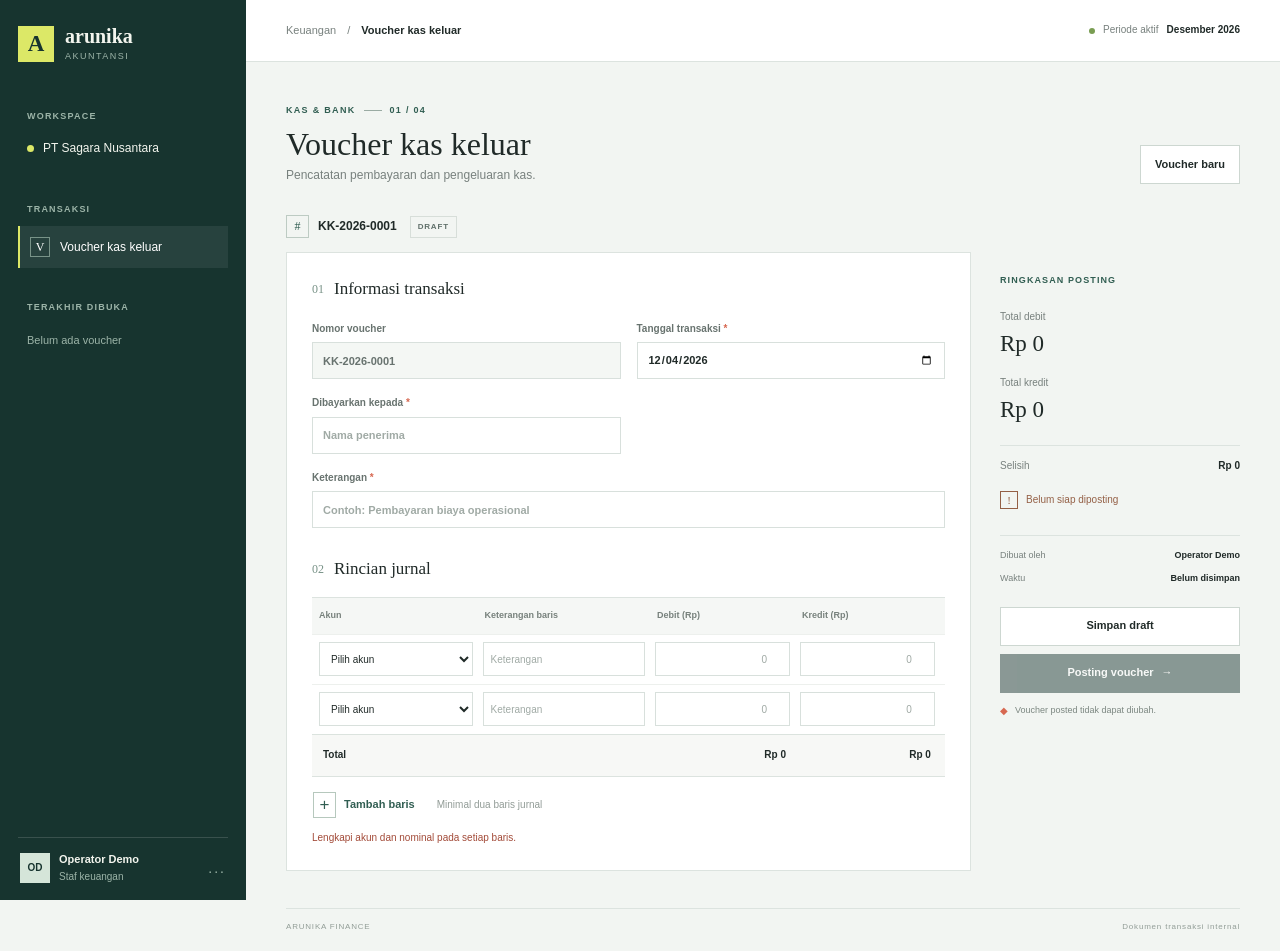
<file: index.html>
<!doctype html>
<html lang="id">
<head>
    <meta charset="utf-8">
    <meta name="viewport" content="width=device-width, initial-scale=1">
    <meta name="theme-color" content="#17342f">
    <title>Voucher Kas Keluar | Arunika Akuntansi</title>
    <link rel="stylesheet" href="styles.css">
    <script src="app.js" defer></script>
</head>
<body>
    <div class="app-shell">
        <aside class="sidebar" aria-label="Navigasi utama">
            <a class="brand" href="#main" aria-label="Arunika Akuntansi, ke konten utama">
                <span class="brand-mark" aria-hidden="true">A</span>
                <span class="brand-copy"><strong>arunika</strong><small>AKUNTANSI</small></span>
            </a>
            <div class="workspace-label">WORKSPACE</div>
            <div class="workspace-name"><span class="workspace-dot"></span> PT Sagara Nusantara</div>
            <div class="nav-label">TRANSAKSI</div>
            <button class="nav-item is-active" type="button" aria-current="page">
                <span class="nav-icon" aria-hidden="true">V</span> Voucher kas keluar
            </button>
            <section class="history-section" aria-labelledby="history-title">
                <div class="history-heading"><span id="history-title">TERAKHIR DIBUKA</span></div>
                <div id="voucherHistory" class="history-list"></div>
            </section>
            <div class="sidebar-foot">
                <span class="avatar" aria-hidden="true">OD</span>
                <span><strong>Operator Demo</strong><small>Staf keuangan</small></span>
                <span class="sidebar-menu" aria-hidden="true">...</span>
            </div>
        </aside>

        <main id="main" class="main-area">
            <header class="topbar">
                <div class="breadcrumb"><span>Keuangan</span><span aria-hidden="true">/</span><strong>Voucher kas keluar</strong></div>
                <div class="topbar-date"><span class="live-dot"></span> Periode aktif <strong id="activePeriod"></strong></div>
            </header>

            <div class="page-content">
                <div class="page-heading">
                    <div>
                        <div class="eyebrow">KAS &amp; BANK <span></span> 01 / 04</div>
                        <h1>Voucher kas keluar</h1>
                        <p class="page-subtitle">Pencatatan pembayaran dan pengeluaran kas.</p>
                    </div>
                    <div class="heading-actions">
                        <button id="newVoucher" class="button button-secondary" type="button">Voucher baru</button>
                    </div>
                </div>

                <div class="voucher-toolbar">
                    <div class="voucher-identity"><span class="identity-mark" aria-hidden="true">#</span><strong id="voucherNumber"></strong></div>
                    <span id="voucherStatus" class="status-tag status-draft">DRAFT</span>
                </div>

                <div class="workbench">
                    <section class="voucher-form" aria-label="Formulir voucher">
                        <div class="section-title"><span class="section-index">01</span><h2>Informasi transaksi</h2></div>
                        <div class="details-grid">
                            <label class="field">
                                <span>Nomor voucher</span>
                                <input id="voucherNoInput" type="text" readonly>
                            </label>
                            <label class="field">
                                <span>Tanggal transaksi <b aria-hidden="true">*</b></span>
                                <input id="transactionDate" type="date" required>
                            </label>
                            <label class="field">
                                <span>Dibayarkan kepada <b aria-hidden="true">*</b></span>
                                <input id="payee" type="text" maxlength="120" placeholder="Nama penerima">
                            </label>
                            <label class="field field-wide">
                                <span>Keterangan <b aria-hidden="true">*</b></span>
                                <input id="description" type="text" maxlength="180" placeholder="Contoh: Pembayaran biaya operasional">
                            </label>
                        </div>

                        <div class="section-title lines-heading"><span class="section-index">02</span><h2>Rincian jurnal</h2></div>
                        <div class="table-scroll">
                            <table class="journal-table">
                                <thead>
                                    <tr>
                                        <th scope="col" class="col-account">Akun</th>
                                        <th scope="col" class="col-memo">Keterangan baris</th>
                                        <th scope="col" class="col-amount">Debit (Rp)</th>
                                        <th scope="col" class="col-amount">Kredit (Rp)</th>
                                        <th scope="col" class="col-remove"><span class="visually-hidden">Aksi</span></th>
                                    </tr>
                                </thead>
                                <tbody id="journalRows"></tbody>
                                <tfoot>
                                    <tr>
                                        <th scope="row" colspan="2">Total</th>
                                        <td id="tableDebit" class="money-cell">Rp 0</td>
                                        <td id="tableCredit" class="money-cell">Rp 0</td>
                                        <td></td>
                                    </tr>
                                </tfoot>
                            </table>
                        </div>
                        <div class="line-actions">
                            <button id="addLine" class="button button-add" type="button"><span aria-hidden="true">+</span> Tambah baris</button>
                            <span class="line-hint">Minimal dua baris jurnal</span>
                        </div>
                        <div id="validationMessage" class="validation-message" role="status" aria-live="polite"></div>
                    </section>

                    <aside class="summary-panel" aria-label="Ringkasan voucher">
                        <div class="summary-kicker">RINGKASAN POSTING</div>
                        <div class="summary-total-label">Total debit</div>
                        <div id="summaryDebit" class="summary-total">Rp 0</div>
                        <div class="summary-total-label credit-label">Total kredit</div>
                        <div id="summaryCredit" class="summary-total">Rp 0</div>
                        <div class="summary-divider"></div>
                        <div class="balance-row"><span>Selisih</span><strong id="balanceDifference">Rp 0</strong></div>
                        <div id="balanceStatus" class="balance-status"><span class="balance-symbol" aria-hidden="true">!</span><span>Belum siap diposting</span></div>
                        <div class="summary-divider"></div>
                        <div class="audit-caption">Dibuat oleh <strong>Operator Demo</strong></div>
                        <div class="audit-caption">Waktu <strong id="draftTime">Belum disimpan</strong></div>
                        <div id="postedInfo" class="posted-info" hidden></div>
                        <div class="summary-actions">
                            <button id="saveDraft" class="button button-secondary button-full" type="button">Simpan draft</button>
                            <button id="postVoucher" class="button button-post button-full" type="button" disabled>Posting voucher <span aria-hidden="true">&#8594;</span></button>
                        </div>
                        <div class="lock-note"><span aria-hidden="true">&#9670;</span> Voucher posted tidak dapat diubah.</div>
                    </aside>
                </div>
                <footer class="page-footer"><span>ARUNIKA FINANCE</span><span>Dokumen transaksi internal</span></footer>
            </div>
        </main>
    </div>
    <div id="toast" class="toast" role="status" aria-live="polite"></div>
</body>
</html>
</file>
<file: styles.css>
:root {
    color-scheme: light;
    --ink: #202a28;
    --muted: #78817e;
    --line: #dce3df;
    --paper: #ffffff;
    --canvas: #f2f5f2;
    --forest: #17342f;
    --forest-soft: #315e52;
    --mint: #cce2d6;
    --lime: #dce867;
    --coral: #d76851;
    --red-soft: #f8e9e4;
}

* { box-sizing: border-box; }

body {
    margin: 0;
    background: var(--canvas);
    color: var(--ink);
    font-family: "Avenir Next", "Segoe UI", sans-serif;
    font-size: 14px;
    line-height: 1.45;
}

button, input, select { font: inherit; }
button { cursor: pointer; }
button:focus-visible, input:focus-visible, select:focus-visible, a:focus-visible {
    outline: 3px solid #e0e879;
    outline-offset: 2px;
}

.app-shell { min-height: 100vh; }
.sidebar {
    position: fixed;
    inset: 0 auto 0 0;
    z-index: 2;
    display: flex;
    width: 246px;
    flex-direction: column;
    padding: 26px 18px 16px;
    background: var(--forest);
    color: #f3f5ee;
}

.brand { display: flex; align-items: center; gap: 11px; color: inherit; text-decoration: none; }
.brand-mark {
    display: grid;
    width: 36px;
    aspect-ratio: 1;
    place-items: center;
    background: var(--lime);
    color: var(--forest);
    font-family: Georgia, serif;
    font-size: 23px;
    font-weight: 700;
}
.brand-copy { display: grid; line-height: 1.05; }
.brand-copy strong { font-family: Georgia, serif; font-size: 20px; font-weight: 600; }
.brand-copy small { margin-top: 5px; color: #9cb4a8; font-size: 9px; letter-spacing: 1.5px; }
.workspace-label, .nav-label, .history-heading {
    color: #9cb4a8;
    font-size: 9px;
    font-weight: 700;
    letter-spacing: 1.2px;
}
.workspace-label { margin: 48px 0 8px 9px; }
.workspace-name { display: flex; align-items: center; gap: 9px; padding: 9px; font-size: 12px; }
.workspace-dot, .live-dot { width: 7px; height: 7px; border-radius: 50%; background: var(--lime); }
.nav-label { margin: 37px 0 10px 9px; }
.nav-item {
    display: flex;
    align-items: center;
    gap: 10px;
    min-height: 42px;
    padding: 0 10px;
    border: 0;
    border-left: 2px solid var(--lime);
    background: #ffffff12;
    color: #fff;
    text-align: left;
    font-size: 12px;
}
.nav-icon { display: grid; width: 20px; aspect-ratio: 1; place-items: center; border: 1px solid #789388; font-family: Georgia, serif; }
.history-section { margin-top: 33px; }
.history-heading { padding: 0 9px 10px; }
.history-list { display: grid; gap: 3px; }
.history-empty { padding: 8px 9px; color: #9cb4a8; font-size: 11px; }
.history-item {
    display: flex;
    width: 100%;
    flex-direction: column;
    gap: 2px;
    padding: 8px 9px;
    border: 0;
    background: transparent;
    color: #dae5df;
    text-align: left;
}
.history-item:hover, .history-item.is-selected { background: #ffffff12; }
.history-item strong { overflow: hidden; max-width: 100%; font-size: 11px; font-weight: 600; text-overflow: ellipsis; white-space: nowrap; }
.history-item small { color: #9cb4a8; font-size: 10px; }
.sidebar-foot { display: flex; align-items: center; gap: 9px; margin-top: auto; padding: 14px 2px 0; border-top: 1px solid #ffffff25; }
.avatar { display: grid; width: 30px; aspect-ratio: 1; place-items: center; background: #d5e5d9; color: var(--forest); font-size: 10px; font-weight: 700; }
.sidebar-foot strong, .sidebar-foot small { display: block; }
.sidebar-foot strong { font-size: 11px; }
.sidebar-foot small { margin-top: 2px; color: #9cb4a8; font-size: 10px; }
.sidebar-menu { margin-left: auto; color: #9cb4a8; letter-spacing: 2px; }

.main-area { min-height: 100vh; margin-left: 246px; }
.topbar {
    display: flex;
    min-height: 62px;
    align-items: center;
    justify-content: space-between;
    padding: 0 40px;
    border-bottom: 1px solid var(--line);
    background: var(--paper);
}
.breadcrumb { display: flex; align-items: center; gap: 11px; color: var(--muted); font-size: 11px; }
.breadcrumb strong { color: var(--ink); font-weight: 600; }
.topbar-date { display: flex; align-items: center; gap: 8px; color: var(--muted); font-size: 10px; }
.topbar-date strong { color: var(--ink); font-weight: 600; }
.live-dot { width: 6px; height: 6px; background: #799d52; }
.page-content { width: min(1360px, 100%); margin: 0 auto; padding: 42px 40px 18px; }
.page-heading { display: flex; align-items: flex-end; justify-content: space-between; gap: 20px; }
.eyebrow { display: flex; align-items: center; gap: 8px; color: var(--forest-soft); font-size: 9px; font-weight: 700; letter-spacing: 1.3px; }
.eyebrow span { width: 18px; height: 1px; background: #9aaba3; }
h1 { margin: 9px 0 4px; font-family: Georgia, "Times New Roman", serif; font-size: 32px; font-weight: 500; line-height: 1.15; }
.page-subtitle { margin: 0; color: var(--muted); font-size: 12px; }
.heading-actions { display: flex; gap: 8px; }
.button {
    display: inline-flex;
    min-height: 39px;
    align-items: center;
    justify-content: center;
    gap: 8px;
    padding: 0 14px;
    border: 1px solid transparent;
    font-size: 11px;
    font-weight: 650;
    transition: background-color 140ms ease, border-color 140ms ease, transform 140ms ease;
}
.button:active:not(:disabled) { transform: translateY(1px); }
.button-secondary { border-color: #cdd7d1; background: var(--paper); color: var(--ink); }
.button-secondary:hover:not(:disabled) { border-color: var(--forest-soft); background: #f7faf7; }
.button-add { min-height: 34px; padding: 0 9px 0 0; background: transparent; color: var(--forest-soft); }
.button-add span { display: grid; width: 23px; aspect-ratio: 1; place-items: center; border: 1px solid #b6c8bd; font-size: 17px; font-weight: 400; }
.button-post { background: var(--forest); color: white; }
.button-post:hover:not(:disabled) { background: #254b40; }
.button:disabled { cursor: not-allowed; opacity: .48; }
.button-full { width: 100%; }

.voucher-toolbar { display: flex; align-items: center; gap: 13px; margin: 31px 0 14px; }
.voucher-identity { display: flex; align-items: center; gap: 9px; font-size: 12px; }
.identity-mark { display: grid; width: 23px; aspect-ratio: 1; place-items: center; border: 1px solid #bdcbc3; color: var(--forest-soft); font-family: Georgia, serif; }
.status-tag { padding: 4px 7px; border: 1px solid #d7ded9; color: #60706a; font-size: 8px; font-weight: 750; letter-spacing: .8px; }
.status-posted { border-color: #9bb9a9; background: #e5f0e8; color: #28543f; }
.workbench { display: grid; grid-template-columns: minmax(0, 1fr) 240px; align-items: start; gap: 29px; }
.voucher-form { min-width: 0; padding: 24px 25px 21px; border: 1px solid var(--line); background: var(--paper); }
.section-title { display: flex; align-items: center; gap: 10px; }
.section-index { color: #789287; font-family: Georgia, serif; font-size: 12px; }
.section-title h2 { margin: 0; font-family: Georgia, "Times New Roman", serif; font-size: 17px; font-weight: 500; }
.details-grid { display: grid; grid-template-columns: 1fr 1fr; gap: 17px 16px; margin: 20px 0 29px; }
.field { display: grid; min-width: 0; gap: 6px; color: #68736f; font-size: 10px; font-weight: 600; }
.field b { color: var(--coral); }
.field-wide { grid-column: 1 / -1; }
.field input, .journal-table input, .journal-table select {
    width: 100%;
    min-width: 0;
    height: 37px;
    padding: 0 10px;
    border: 1px solid #d8e0dc;
    border-radius: 0;
    background: #fff;
    color: var(--ink);
    font-size: 11px;
}
.field input[readonly] { background: #f4f7f4; color: #68736f; }
input::placeholder { color: #a0aaa5; }
.lines-heading { margin-bottom: 15px; }
.table-scroll { overflow-x: auto; border-top: 1px solid var(--line); border-bottom: 1px solid var(--line); }
.journal-table { width: 100%; min-width: 690px; border-collapse: collapse; table-layout: fixed; }
.col-account { width: 24%; }
.col-memo { width: 25%; }
.col-amount { width: 21%; }
.col-remove { width: 42px; }
.journal-table th { height: 36px; padding: 0 7px; background: #f5f7f5; color: #77817c; text-align: left; font-size: 9px; font-weight: 650; }
.journal-table td { height: 50px; padding: 6px 5px; border-top: 1px solid #edf0ed; }
.journal-table tbody td:first-child { padding-left: 7px; }
.journal-table input, .journal-table select { height: 34px; padding: 0 7px; font-size: 10px; }
.journal-table input.amount-input { text-align: right; font-variant-numeric: tabular-nums; }
.journal-table tfoot th, .journal-table tfoot td { height: 42px; border-top: 1px solid #dbe3de; background: #f7f8f6; color: var(--ink); font-size: 10px; }
.journal-table tfoot th { padding-left: 11px; font-weight: 700; }
.money-cell { padding-right: 9px !important; text-align: right; font-weight: 650; font-variant-numeric: tabular-nums; white-space: nowrap; }
.remove-line { display: grid; width: 27px; aspect-ratio: 1; place-items: center; border: 0; background: transparent; color: #8a9690; font-size: 18px; }
.remove-line:hover { background: var(--red-soft); color: #a33d2c; }
.line-actions { display: flex; align-items: center; gap: 12px; padding-top: 11px; }
.line-hint { color: #929c97; font-size: 10px; }
.validation-message { min-height: 18px; margin-top: 9px; color: #a24a38; font-size: 10px; }

.summary-panel { padding: 22px 0 0; }
.summary-kicker { color: var(--forest-soft); font-size: 9px; font-weight: 750; letter-spacing: 1.1px; }
.summary-total-label { margin-top: 23px; color: var(--muted); font-size: 10px; }
.summary-total { margin-top: 2px; font-family: Georgia, "Times New Roman", serif; font-size: 23px; font-variant-numeric: tabular-nums; }
.credit-label { margin-top: 16px; }
.summary-divider { height: 1px; margin: 19px 0 13px; background: var(--line); }
.balance-row { display: flex; justify-content: space-between; gap: 10px; color: var(--muted); font-size: 10px; }
.balance-row strong { color: var(--ink); font-variant-numeric: tabular-nums; }
.balance-status { display: flex; min-height: 32px; align-items: center; gap: 8px; margin-top: 11px; color: #946046; font-size: 10px; }
.balance-status.is-balanced { color: #37654b; }
.balance-symbol { display: grid; width: 18px; aspect-ratio: 1; place-items: center; border: 1px solid currentColor; font-family: Georgia, serif; font-size: 11px; }
.audit-caption { display: flex; justify-content: space-between; gap: 8px; margin-top: 9px; color: var(--muted); font-size: 9px; }
.audit-caption strong { color: var(--ink); font-weight: 600; text-align: right; }
.posted-info { margin-top: 13px; padding: 9px; border-left: 2px solid #6f9b7b; background: #e8f0e8; color: #315840; font-size: 10px; }
.summary-actions { display: grid; gap: 8px; margin-top: 22px; }
.lock-note { display: flex; align-items: center; gap: 7px; margin-top: 11px; color: #7c8781; font-size: 9px; }
.lock-note span { color: var(--coral); font-size: 10px; }
.page-footer { display: flex; justify-content: space-between; margin-top: 37px; padding-top: 12px; border-top: 1px solid var(--line); color: #929d97; font-size: 8px; letter-spacing: .8px; }
.toast { position: fixed; right: 24px; bottom: 22px; z-index: 5; padding: 11px 15px; background: var(--forest); color: white; font-size: 11px; opacity: 0; pointer-events: none; transform: translateY(8px); transition: opacity 160ms ease, transform 160ms ease; }
.toast.is-visible { opacity: 1; transform: translateY(0); }
.visually-hidden { position: absolute; top: 0; left: 0; width: 1px; height: 1px; overflow: hidden; clip: rect(0, 0, 0, 0); white-space: nowrap; }

@media (max-width: 1120px) {
    .sidebar { width: 215px; }
    .main-area { margin-left: 215px; }
    .topbar { padding: 0 28px; }
    .page-content { padding: 34px 28px 18px; }
    .workbench { grid-template-columns: minmax(0, 1fr) 210px; gap: 22px; }
    .voucher-form { padding-right: 18px; padding-left: 18px; }
}

@media (max-width: 820px) {
    .sidebar { position: static; width: auto; min-height: auto; flex-direction: row; align-items: center; padding: 10px 16px; }
    .brand-mark { width: 32px; }
    .workspace-label, .workspace-name, .nav-label, .nav-item, .history-section, .sidebar-foot { display: none; }
    .main-area { margin-left: 0; }
    .topbar { min-height: 51px; padding: 0 18px; }
    .page-content { padding: 28px 18px 16px; }
    .workbench { grid-template-columns: 1fr; gap: 8px; }
    .summary-panel { display: grid; grid-template-columns: 1fr 1fr; column-gap: 16px; padding: 20px 3px 0; }
    .summary-kicker, .summary-divider, .balance-row, .balance-status, .audit-caption, .posted-info, .summary-actions, .lock-note { grid-column: 1 / -1; }
    .summary-total-label { margin-top: 12px; }
    .summary-total { font-size: 19px; }
    .credit-label { margin-top: 12px; }
    .summary-divider { margin: 13px 0; }
    .summary-actions { grid-template-columns: 1fr 1fr; }
    .page-footer { margin-top: 22px; }
}

@media (max-width: 520px) {
    .topbar-date { gap: 5px; font-size: 0; }
    .topbar-date strong { font-size: 10px; }
    .page-content { padding: 24px 13px 14px; }
    .page-heading { align-items: flex-start; }
    h1 { font-size: 27px; }
    .page-subtitle { max-width: 250px; font-size: 11px; }
    .heading-actions .button { min-height: 34px; padding: 0 9px; font-size: 10px; }
    .voucher-form { padding: 18px 11px 15px; }
    .details-grid { gap: 13px 9px; }
    .field input { padding: 0 7px; font-size: 10px; }
    .summary-panel { padding-right: 5px; padding-left: 5px; }
    .summary-actions { grid-template-columns: 1fr; }
    .page-footer { font-size: 7px; }
}

@media (prefers-reduced-motion: reduce) {
    *, *::before, *::after { scroll-behavior: auto !important; transition-duration: .01ms !important; }
}
</file>
<file: Soal_3_Web_Audit/styles.css>
:root {
    color-scheme: light;
    --ink: #202a28;
    --muted: #78817e;
    --line: #dce3df;
    --paper: #ffffff;
    --canvas: #f2f5f2;
    --forest: #17342f;
    --forest-soft: #315e52;
    --mint: #cce2d6;
    --lime: #dce867;
    --coral: #d76851;
    --red-soft: #f8e9e4;
}

* { box-sizing: border-box; }

body {
    margin: 0;
    background: var(--canvas);
    color: var(--ink);
    font-family: "Avenir Next", "Segoe UI", sans-serif;
    font-size: 14px;
    line-height: 1.45;
}

button, input, select { font: inherit; }
button { cursor: pointer; }
button:focus-visible, input:focus-visible, select:focus-visible, a:focus-visible {
    outline: 3px solid #e0e879;
    outline-offset: 2px;
}

.app-shell { min-height: 100vh; }
.sidebar {
    position: fixed;
    inset: 0 auto 0 0;
    z-index: 2;
    display: flex;
    width: 246px;
    flex-direction: column;
    padding: 26px 18px 16px;
    background: var(--forest);
    color: #f3f5ee;
}

.brand { display: flex; align-items: center; gap: 11px; color: inherit; text-decoration: none; }
.brand-mark {
    display: grid;
    width: 36px;
    aspect-ratio: 1;
    place-items: center;
    background: var(--lime);
    color: var(--forest);
    font-family: Georgia, serif;
    font-size: 23px;
    font-weight: 700;
}
.brand-copy { display: grid; line-height: 1.05; }
.brand-copy strong { font-family: Georgia, serif; font-size: 20px; font-weight: 600; }
.brand-copy small { margin-top: 5px; color: #9cb4a8; font-size: 9px; letter-spacing: 1.5px; }
.workspace-label, .nav-label, .history-heading {
    color: #9cb4a8;
    font-size: 9px;
    font-weight: 700;
    letter-spacing: 1.2px;
}
.workspace-label { margin: 48px 0 8px 9px; }
.workspace-name { display: flex; align-items: center; gap: 9px; padding: 9px; font-size: 12px; }
.workspace-dot, .live-dot { width: 7px; height: 7px; border-radius: 50%; background: var(--lime); }
.nav-label { margin: 37px 0 10px 9px; }
.nav-item {
    display: flex;
    align-items: center;
    gap: 10px;
    min-height: 42px;
    padding: 0 10px;
    border: 0;
    border-left: 2px solid var(--lime);
    background: #ffffff12;
    color: #fff;
    text-align: left;
    font-size: 12px;
}
.nav-icon { display: grid; width: 20px; aspect-ratio: 1; place-items: center; border: 1px solid #789388; font-family: Georgia, serif; }
.history-section { margin-top: 33px; }
.history-heading { padding: 0 9px 10px; }
.history-list { display: grid; gap: 3px; }
.history-empty { padding: 8px 9px; color: #9cb4a8; font-size: 11px; }
.history-item {
    display: flex;
    width: 100%;
    flex-direction: column;
    gap: 2px;
    padding: 8px 9px;
    border: 0;
    background: transparent;
    color: #dae5df;
    text-align: left;
}
.history-item:hover, .history-item.is-selected { background: #ffffff12; }
.history-item strong { overflow: hidden; max-width: 100%; font-size: 11px; font-weight: 600; text-overflow: ellipsis; white-space: nowrap; }
.history-item small { color: #9cb4a8; font-size: 10px; }
.sidebar-foot { display: flex; align-items: center; gap: 9px; margin-top: auto; padding: 14px 2px 0; border-top: 1px solid #ffffff25; }
.avatar { display: grid; width: 30px; aspect-ratio: 1; place-items: center; background: #d5e5d9; color: var(--forest); font-size: 10px; font-weight: 700; }
.sidebar-foot strong, .sidebar-foot small { display: block; }
.sidebar-foot strong { font-size: 11px; }
.sidebar-foot small { margin-top: 2px; color: #9cb4a8; font-size: 10px; }
.sidebar-menu { margin-left: auto; color: #9cb4a8; letter-spacing: 2px; }

.main-area { min-height: 100vh; margin-left: 246px; }
.topbar {
    display: flex;
    min-height: 62px;
    align-items: center;
    justify-content: space-between;
    padding: 0 40px;
    border-bottom: 1px solid var(--line);
    background: var(--paper);
}
.breadcrumb { display: flex; align-items: center; gap: 11px; color: var(--muted); font-size: 11px; }
.breadcrumb strong { color: var(--ink); font-weight: 600; }
.topbar-date { display: flex; align-items: center; gap: 8px; color: var(--muted); font-size: 10px; }
.topbar-date strong { color: var(--ink); font-weight: 600; }
.live-dot { width: 6px; height: 6px; background: #799d52; }
.page-content { width: min(1360px, 100%); margin: 0 auto; padding: 42px 40px 18px; }
.page-heading { display: flex; align-items: flex-end; justify-content: space-between; gap: 20px; }
.eyebrow { display: flex; align-items: center; gap: 8px; color: var(--forest-soft); font-size: 9px; font-weight: 700; letter-spacing: 1.3px; }
.eyebrow span { width: 18px; height: 1px; background: #9aaba3; }
h1 { margin: 9px 0 4px; font-family: Georgia, "Times New Roman", serif; font-size: 32px; font-weight: 500; line-height: 1.15; }
.page-subtitle { margin: 0; color: var(--muted); font-size: 12px; }
.heading-actions { display: flex; gap: 8px; }
.button {
    display: inline-flex;
    min-height: 39px;
    align-items: center;
    justify-content: center;
    gap: 8px;
    padding: 0 14px;
    border: 1px solid transparent;
    font-size: 11px;
    font-weight: 650;
    transition: background-color 140ms ease, border-color 140ms ease, transform 140ms ease;
}
.button:active:not(:disabled) { transform: translateY(1px); }
.button-secondary { border-color: #cdd7d1; background: var(--paper); color: var(--ink); }
.button-secondary:hover:not(:disabled) { border-color: var(--forest-soft); background: #f7faf7; }
.button-add { min-height: 34px; padding: 0 9px 0 0; background: transparent; color: var(--forest-soft); }
.button-add span { display: grid; width: 23px; aspect-ratio: 1; place-items: center; border: 1px solid #b6c8bd; font-size: 17px; font-weight: 400; }
.button-post { background: var(--forest); color: white; }
.button-post:hover:not(:disabled) { background: #254b40; }
.button:disabled { cursor: not-allowed; opacity: .48; }
.button-full { width: 100%; }

.voucher-toolbar { display: flex; align-items: center; gap: 13px; margin: 31px 0 14px; }
.voucher-identity { display: flex; align-items: center; gap: 9px; font-size: 12px; }
.identity-mark { display: grid; width: 23px; aspect-ratio: 1; place-items: center; border: 1px solid #bdcbc3; color: var(--forest-soft); font-family: Georgia, serif; }
.status-tag { padding: 4px 7px; border: 1px solid #d7ded9; color: #60706a; font-size: 8px; font-weight: 750; letter-spacing: .8px; }
.status-posted { border-color: #9bb9a9; background: #e5f0e8; color: #28543f; }
.workbench { display: grid; grid-template-columns: minmax(0, 1fr) 240px; align-items: start; gap: 29px; }
.voucher-form { min-width: 0; padding: 24px 25px 21px; border: 1px solid var(--line); background: var(--paper); }
.section-title { display: flex; align-items: center; gap: 10px; }
.section-index { color: #789287; font-family: Georgia, serif; font-size: 12px; }
.section-title h2 { margin: 0; font-family: Georgia, "Times New Roman", serif; font-size: 17px; font-weight: 500; }
.details-grid { display: grid; grid-template-columns: 1fr 1fr; gap: 17px 16px; margin: 20px 0 29px; }
.field { display: grid; min-width: 0; gap: 6px; color: #68736f; font-size: 10px; font-weight: 600; }
.field b { color: var(--coral); }
.field-wide { grid-column: 1 / -1; }
.field input, .journal-table input, .journal-table select {
    width: 100%;
    min-width: 0;
    height: 37px;
    padding: 0 10px;
    border: 1px solid #d8e0dc;
    border-radius: 0;
    background: #fff;
    color: var(--ink);
    font-size: 11px;
}
.field input[readonly] { background: #f4f7f4; color: #68736f; }
input::placeholder { color: #a0aaa5; }
.lines-heading { margin-bottom: 15px; }
.table-scroll { overflow-x: auto; border-top: 1px solid var(--line); border-bottom: 1px solid var(--line); }
.journal-table { width: 100%; min-width: 690px; border-collapse: collapse; table-layout: fixed; }
.col-account { width: 24%; }
.col-memo { width: 25%; }
.col-amount { width: 21%; }
.col-remove { width: 42px; }
.journal-table th { height: 36px; padding: 0 7px; background: #f5f7f5; color: #77817c; text-align: left; font-size: 9px; font-weight: 650; }
.journal-table td { height: 50px; padding: 6px 5px; border-top: 1px solid #edf0ed; }
.journal-table tbody td:first-child { padding-left: 7px; }
.journal-table input, .journal-table select { height: 34px; padding: 0 7px; font-size: 10px; }
.journal-table input.amount-input { text-align: right; font-variant-numeric: tabular-nums; }
.journal-table tfoot th, .journal-table tfoot td { height: 42px; border-top: 1px solid #dbe3de; background: #f7f8f6; color: var(--ink); font-size: 10px; }
.journal-table tfoot th { padding-left: 11px; font-weight: 700; }
.money-cell { padding-right: 9px !important; text-align: right; font-weight: 650; font-variant-numeric: tabular-nums; white-space: nowrap; }
.remove-line { display: grid; width: 27px; aspect-ratio: 1; place-items: center; border: 0; background: transparent; color: #8a9690; font-size: 18px; }
.remove-line:hover { background: var(--red-soft); color: #a33d2c; }
.line-actions { display: flex; align-items: center; gap: 12px; padding-top: 11px; }
.line-hint { color: #929c97; font-size: 10px; }
.validation-message { min-height: 18px; margin-top: 9px; color: #a24a38; font-size: 10px; }

.summary-panel { padding: 22px 0 0; }
.summary-kicker { color: var(--forest-soft); font-size: 9px; font-weight: 750; letter-spacing: 1.1px; }
.summary-total-label { margin-top: 23px; color: var(--muted); font-size: 10px; }
.summary-total { margin-top: 2px; font-family: Georgia, "Times New Roman", serif; font-size: 23px; font-variant-numeric: tabular-nums; }
.credit-label { margin-top: 16px; }
.summary-divider { height: 1px; margin: 19px 0 13px; background: var(--line); }
.balance-row { display: flex; justify-content: space-between; gap: 10px; color: var(--muted); font-size: 10px; }
.balance-row strong { color: var(--ink); font-variant-numeric: tabular-nums; }
.balance-status { display: flex; min-height: 32px; align-items: center; gap: 8px; margin-top: 11px; color: #946046; font-size: 10px; }
.balance-status.is-balanced { color: #37654b; }
.balance-symbol { display: grid; width: 18px; aspect-ratio: 1; place-items: center; border: 1px solid currentColor; font-family: Georgia, serif; font-size: 11px; }
.audit-caption { display: flex; justify-content: space-between; gap: 8px; margin-top: 9px; color: var(--muted); font-size: 9px; }
.audit-caption strong { color: var(--ink); font-weight: 600; text-align: right; }
.posted-info { margin-top: 13px; padding: 9px; border-left: 2px solid #6f9b7b; background: #e8f0e8; color: #315840; font-size: 10px; }
.summary-actions { display: grid; gap: 8px; margin-top: 22px; }
.lock-note { display: flex; align-items: center; gap: 7px; margin-top: 11px; color: #7c8781; font-size: 9px; }
.lock-note span { color: var(--coral); font-size: 10px; }
.page-footer { display: flex; justify-content: space-between; margin-top: 37px; padding-top: 12px; border-top: 1px solid var(--line); color: #929d97; font-size: 8px; letter-spacing: .8px; }
.toast { position: fixed; right: 24px; bottom: 22px; z-index: 5; padding: 11px 15px; background: var(--forest); color: white; font-size: 11px; opacity: 0; pointer-events: none; transform: translateY(8px); transition: opacity 160ms ease, transform 160ms ease; }
.toast.is-visible { opacity: 1; transform: translateY(0); }
.visually-hidden { position: absolute; top: 0; left: 0; width: 1px; height: 1px; overflow: hidden; clip: rect(0, 0, 0, 0); white-space: nowrap; }

@media (max-width: 1120px) {
    .sidebar { width: 215px; }
    .main-area { margin-left: 215px; }
    .topbar { padding: 0 28px; }
    .page-content { padding: 34px 28px 18px; }
    .workbench { grid-template-columns: minmax(0, 1fr) 210px; gap: 22px; }
    .voucher-form { padding-right: 18px; padding-left: 18px; }
}

@media (max-width: 820px) {
    .sidebar { position: static; width: auto; min-height: auto; flex-direction: row; align-items: center; padding: 10px 16px; }
    .brand-mark { width: 32px; }
    .workspace-label, .workspace-name, .nav-label, .nav-item, .history-section, .sidebar-foot { display: none; }
    .main-area { margin-left: 0; }
    .topbar { min-height: 51px; padding: 0 18px; }
    .page-content { padding: 28px 18px 16px; }
    .workbench { grid-template-columns: 1fr; gap: 8px; }
    .summary-panel { display: grid; grid-template-columns: 1fr 1fr; column-gap: 16px; padding: 20px 3px 0; }
    .summary-kicker, .summary-divider, .balance-row, .balance-status, .audit-caption, .posted-info, .summary-actions, .lock-note { grid-column: 1 / -1; }
    .summary-total-label { margin-top: 12px; }
    .summary-total { font-size: 19px; }
    .credit-label { margin-top: 12px; }
    .summary-divider { margin: 13px 0; }
    .summary-actions { grid-template-columns: 1fr 1fr; }
    .page-footer { margin-top: 22px; }
}

@media (max-width: 520px) {
    .topbar-date { gap: 5px; font-size: 0; }
    .topbar-date strong { font-size: 10px; }
    .page-content { padding: 24px 13px 14px; }
    .page-heading { align-items: flex-start; }
    h1 { font-size: 27px; }
    .page-subtitle { max-width: 250px; font-size: 11px; }
    .heading-actions .button { min-height: 34px; padding: 0 9px; font-size: 10px; }
    .voucher-form { padding: 18px 11px 15px; }
    .details-grid { gap: 13px 9px; }
    .field input { padding: 0 7px; font-size: 10px; }
    .summary-panel { padding-right: 5px; padding-left: 5px; }
    .summary-actions { grid-template-columns: 1fr; }
    .page-footer { font-size: 7px; }
}

@media (prefers-reduced-motion: reduce) {
    *, *::before, *::after { scroll-behavior: auto !important; transition-duration: .01ms !important; }
}
</file>
